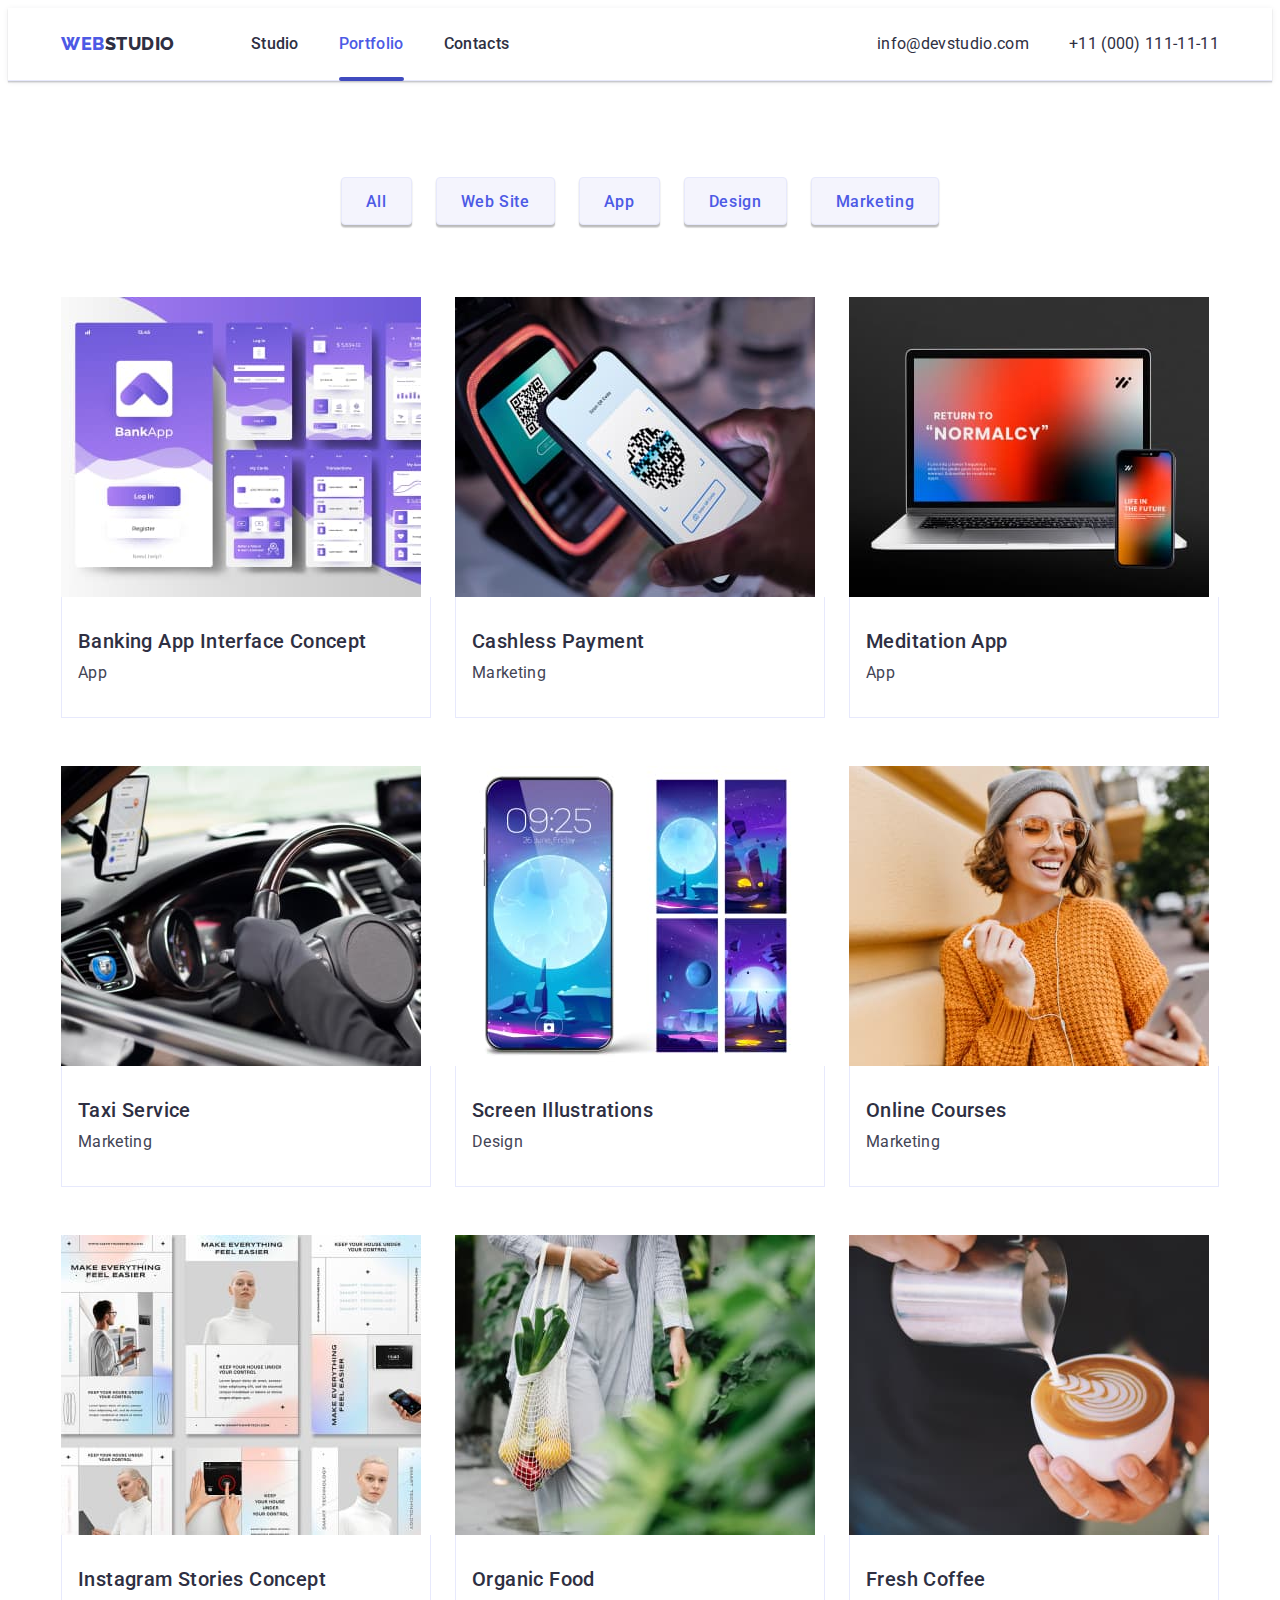
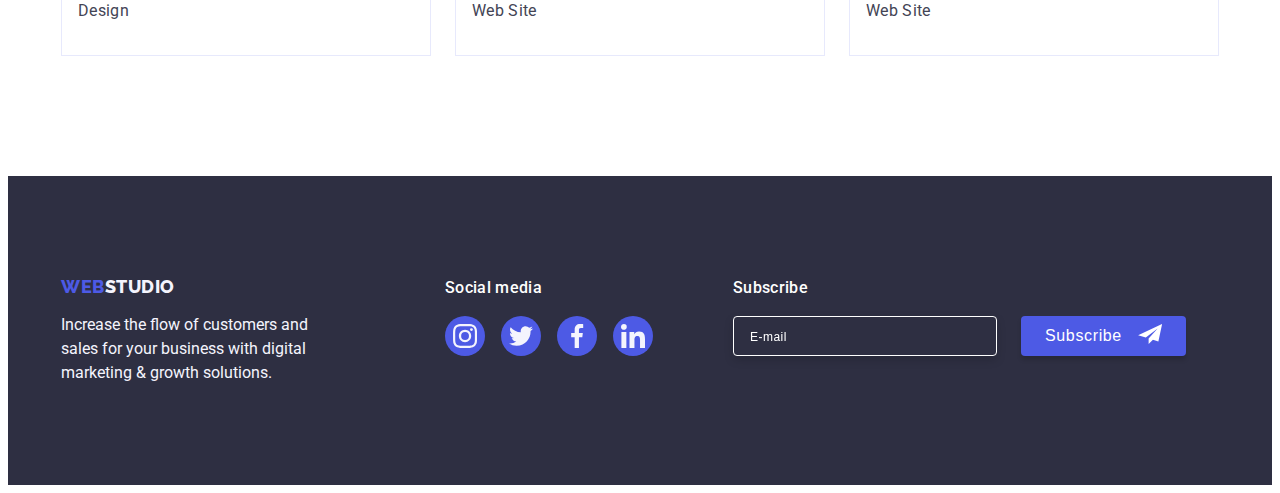
<file: portfolio.html>
<!DOCTYPE html>
<html lang="en">
  <head>
    <meta charset="UTF-8" />
    <meta http-equiv="X-UA-Compatible" content="IE=edge" />
    <meta name="viewport" content="width=device-width, initial-scale=1.0" />
    <title>Portfolio</title>
    <link rel="preconnect" href="https://fonts.googleapis.com" />
    <link rel="preconnect" href="https://fonts.gstatic.com" crossorigin />
    <link
      href="https://fonts.googleapis.com/css2?family=Raleway:wght@800&family=Roboto:wght@400;500;700;900&display=swap"
      rel="stylesheet"
    />
    <link
      rel="stylesheet"
      href="https://cdnjs.cloudflare.com/ajax/libs/modern-normalize/1.1.0/modern-normalize.min.css"
      integrity="sha512-wpPYUAdjBVSE4KJnH1VR1HeZfpl1ub8YT/NKx4PuQ5NmX2tKuGu6U/JRp5y+Y8XG2tV+wKQpNHVUX03MfMFn9Q=="
      crossorigin="anonymous"
      referrerpolicy="no-referrer"
    />
    <link rel="stylesheet" href="./css/styles.css" />
  </head>

  <body>
    <!-- Header -->
    <header class="header">
      <div class="header-container container">
        <nav class="header-logo">
          <a class="header-logo-link header-logo-web link" href="./index.html">
            WEB<span class="header-logo-studio">Studio</span></a
          >
          <ul class="header-container list">
            <li class="header-nav-list">
              <a class="header-link link" href="./index.html">Studio</a>
            </li>
            <li class="header-nav-list">
              <a
                class="header-link header-link-underline link"
                href="./portfolio.html"
                >Portfolio</a
              >
            </li>
            <li class="header-nav-list">
              <a class="header-link link" href="">Contacts</a>
            </li>
          </ul>
        </nav>
        <address class="header-contact">
          <ul class="header-container list">
            <li class="header-nav-list">
              <a class="contact-link link" href="mailto:info@devstudio.com"
                >info@devstudio.com</a
              >
            </li>
            <li class="header-nav-list">
              <a class="contact-link link" href="tel:+110001111111"
                >+11 (000) 111-11-11</a
              >
            </li>
          </ul>
        </address>
      </div>
    </header>
    <main>
      <!-- Navigation -->
      <section class="section-title">
        <div class="container">
          <h1 class="visually-hidden">Title</h1>
          <ul class="list nav-list">
            <li class="nav-list-item">
              <button class="nav-btn nav-btn-text" type="button">All</button>
            </li>
            <li class="nav-list-item">
              <button class="nav-btn nav-btn-text" type="button">
                Web Site
              </button>
            </li>
            <li class="nav-list-item">
              <button class="nav-btn nav-btn-text" type="button">App</button>
            </li>
            <li>
              <button class="nav-btn nav-btn-text" type="button">Design</button>
            </li>
            <li class="nav-list-item">
              <button class="nav-btn nav-btn-text" type="button">
                Marketing
              </button>
            </li>
          </ul>
          <!-- Services -->
          <ul class="services list">
            <li class="services-list">
              <a class="services-link link" href=""
                ><div class="team-list-img-wrapper">
                  <img
                    src="./images/portfolio/banking-app.jpg"
                    alt="Banking App Interface Concept"
                    width="360"
                  />
                  <p class="overlay">
                    14 Stylish and User-Friendly App Design Concepts · Task
                    Manager App · Calorie Tracker App · Exotic Fruit Ecommerce
                    App · Cloud Storage App
                  </p>
                </div>
                <div class="services-container">
                  <h2 class="services-title">Banking App Interface Concept</h2>
                  <p class="services-item">App</p>
                </div></a
              >
            </li>
            <li class="services-list">
              <a class="services-link link" href="">
                <div class="team-list-img-wrapper">
                  <img
                    src="./images/portfolio/cashless-payment.jpg"
                    alt="Cashless Payment"
                    width="360"
                  />
                  <p class="overlay">
                    14 Stylish and User-Friendly App Design Concepts · Task
                    Manager App · Calorie Tracker App · Exotic Fruit Ecommerce
                    App · Cloud Storage App
                  </p>
                </div>
                <div class="services-container">
                  <h2 class="services-title">Cashless Payment</h2>
                  <p class="services-item">Marketing</p>
                </div>
              </a>
            </li>
            <li class="services-list">
              <a class="services-link link" href="">
                <div class="team-list-img-wrapper">
                  <img
                    src="./images/portfolio/meditation-app.jpg"
                    alt="Meditation App"
                    width="360"
                  />
                  <p class="overlay">
                    14 Stylish and User-Friendly App Design Concepts · Task
                    Manager App · Calorie Tracker App · Exotic Fruit Ecommerce
                    App · Cloud Storage App
                  </p>
                </div>

                <div class="services-container">
                  <h2 class="services-title">Meditation App</h2>
                  <p class="services-item">App</p>
                </div>
              </a>
            </li>
            <li class="services-list">
              <a class="services-link link" href="">
                <div class="team-list-img-wrapper">
                  <img
                    src="./images/portfolio/taxi-service.jpg"
                    alt="Taxi Service"
                    width="360"
                  />
                  <p class="overlay">
                    14 Stylish and User-Friendly App Design Concepts · Task
                    Manager App · Calorie Tracker App · Exotic Fruit Ecommerce
                    App · Cloud Storage App
                  </p>
                </div>

                <div class="services-container">
                  <h2 class="services-title">Taxi Service</h2>
                  <p class="services-item">Marketing</p>
                </div>
              </a>
            </li>
            <li class="services-list">
              <a class="services-link link" href="">
                <div class="team-list-img-wrapper">
                  <img
                    src="./images/portfolio/screen-illustrations.jpg"
                    alt="Screen Illustrations"
                    width="360"
                  />
                  <p class="overlay">
                    14 Stylish and User-Friendly App Design Concepts · Task
                    Manager App · Calorie Tracker App · Exotic Fruit Ecommerce
                    App · Cloud Storage App
                  </p>
                </div>

                <div class="services-container">
                  <h2 class="services-title">Screen Illustrations</h2>
                  <p class="services-item">Design</p>
                </div>
              </a>
            </li>
            <li class="services-list">
              <a class="services-link link" href="">
                <div class="team-list-img-wrapper">
                  <img
                    src="./images/portfolio/online-courses.jpg"
                    alt="Online Courses"
                    width="360"
                  />
                  <p class="overlay">
                    14 Stylish and User-Friendly App Design Concepts · Task
                    Manager App · Calorie Tracker App · Exotic Fruit Ecommerce
                    App · Cloud Storage App
                  </p>
                </div>

                <div class="services-container">
                  <h2 class="services-title">Online Courses</h2>
                  <p class="services-item">Marketing</p>
                </div>
              </a>
            </li>
            <li class="services-list">
              <a class="services-link link" href="">
                <div class="team-list-img-wrapper">
                  <img
                    src="./images/portfolio/instagram-stories.jpg"
                    alt="Instagram Stories Concept"
                    width="360"
                  />
                  <p class="overlay">
                    14 Stylish and User-Friendly App Design Concepts · Task
                    Manager App · Calorie Tracker App · Exotic Fruit Ecommerce
                    App · Cloud Storage App
                  </p>
                </div>

                <div class="services-container">
                  <h2 class="services-title">Instagram Stories Concept</h2>
                  <p class="services-item">Design</p>
                </div>
              </a>
            </li>
            <li class="services-list">
              <a class="services-link link" href="">
                <div class="team-list-img-wrapper">
                  <img
                    src="./images/portfolio/organic-food.jpg"
                    alt="Organic Food"
                    width="360"
                  />
                  <p class="overlay">
                    14 Stylish and User-Friendly App Design Concepts · Task
                    Manager App · Calorie Tracker App · Exotic Fruit Ecommerce
                    App · Cloud Storage App
                  </p>
                </div>

                <div class="services-container">
                  <h2 class="services-title">Organic Food</h2>
                  <p class="services-item">Web Site</p>
                </div>
              </a>
            </li>
            <li class="services-list">
              <a class="services-link link" href="">
                <div class="team-list-img-wrapper">
                  <img
                    src="./images/portfolio/fresh-coffee.jpg"
                    alt="Fresh Coffee"
                    width="360"
                  />
                  <p class="overlay">
                    14 Stylish and User-Friendly App Design Concepts · Task
                    Manager App · Calorie Tracker App · Exotic Fruit Ecommerce
                    App · Cloud Storage App
                  </p>
                </div>

                <div class="services-container">
                  <h2 class="services-title">Fresh Coffee</h2>
                  <p class="services-item">Web Site</p>
                </div>
              </a>
            </li>
          </ul>
        </div>
      </section>
    </main>
    <!-- Footer  -->
    <footer class="footer">
      <div class="container footer-container">
        <div class="footer-gap">
          <a class="footer-logo-web link" href="./index.html">
            WEB<span class="footer-logo-studio">Studio</span></a
          >
          <p class="footer-item">
            Increase the flow of customers and sales for your business with
            digital marketing & growth solutions.
          </p>
        </div>
        <div>
          <p class="footer-social">Social media</p>
          <ul class="footer-social-list list">
            <li class="footer-social-list">
              <a
                class="footer-social-link link"
                href=""
                target="_blank"
                rel="noopener noreferrer"
                aria-label="Instagram icon"
              >
                <svg class="style-svg" width="24" height="24">
                  <use href="./images/icons.svg#instagram"></use>
                </svg>
              </a>
            </li>
            <li class="footer-social-list">
              <a
                class="footer-social-link link"
                href=""
                target="_blank"
                rel="noopener noreferrer"
                aria-label="Twitter icon"
              >
                <svg class="style-svg" width="24" height="24">
                  <use href="./images/icons.svg#twitter"></use>
                </svg>
              </a>
            </li>
            <li class="footer-social-list">
              <a
                class="footer-social-link link"
                href=""
                target="_blank"
                rel="noopener noreferrer"
                aria-label="Facebook icon"
              >
                <svg class="style-svg" width="24" height="24">
                  <use href="./images/icons.svg#facebook"></use>
                </svg>
              </a>
            </li>
            <li class="footer-social-list">
              <a
                class="footer-social-link link"
                href=""
                target="_blank"
                rel="noopener noreferrer"
                aria-label="Linkedin icon"
              >
                <svg class="style-svg" width="24" height="24">
                  <use href="./images/icons.svg#linkedin"></use>
                </svg>
              </a>
            </li>
          </ul>
        </div>
        <div class="footer-subscribe">
          <p class="footer-social">Subscribe</p>
          <form class="footer-subscribe-item">
            <input
              type="email"
              name="user-email"
              class="footer-subscribe-input"
              required
              placeholder="E-mail"
              pattern="([a-z0-9_-]+\.)*[a-z0-9_-]+@[a-z0-9_-]+(\.[a-z0-9_-]+)*\.[a-z]{2,6}"
            />
            <button
              class="footer-btn-text footer-btn"
              type="button"
              data-modal-open
            >
              Subscribe
              <svg class="footer-svg" width="24" height="20">
                <use href="./images/icons.svg#icon-send"></use>
              </svg>
            </button>
          </form>
        </div>
      </div>
    </footer>
  </body>
</html>
</file>
<file: css/styles.css>
:root {
  --accent-color: #2e2f42;
  --logo-color: #4d5ae5;
  --main-portfolio-color: #f4f4fd;
  --main-portfolio-background-color: #f4f4fd;
  --customers-icon-color: #8e8f99;
  --transition-dur-and-func: background-color 250ms cubic-bezier(0.4, 0, 0.2, 1);
}

body {
  font-family: "Roboto", sans-serif;
  background-color: #ffffff;
  color: #434455;
}

/**
  |============================
  | Base styles
  |============================
*/
h1,
h2,
h3,
h4,
h5,
p {
  margin-top: 0;
  margin-bottom: 0;
}
ul,
ol {
  list-style: none;
  margin: 0;
  padding-left: 0;
}

img {
  display: block;
  max-width: 100%;
  height: auto;
}
button {
  cursor: pointer;
  border: none;
  border-radius: 4px;
}

.list {
  list-style: none;
  padding: 0;
  margin: 0;
}
.section {
  padding-bottom: 120px;
  padding-top: 120px;
}
@media screen and (max-width: 768px) {
  .section {
    padding-bottom: 96px;
    padding-top: 96px;
  }
}
.link {
  color: inherit;
  text-decoration: none;
}

a {
  text-decoration: none;
}
.container {
  padding-left: 16px;
  padding-right: 16px;
}

@media screen and (min-width: 428px) {
  .container {
    width: 428px;
    margin-right: auto;
    margin-left: auto;
  }
}
@media screen and (min-width: 768px) {
  .container {
    width: 768px;
  }
}
@media screen and (min-width: 1158px) {
  .container {
    width: 1158px;
  }
}
@media screen and (max-width: 1157.8px) {
  .work {
    padding-top: 0;
    padding-bottom: 0;
  }
}
.work {
  padding-top: 0;
}
/**
  |============================
  | Header styles
  |============================
*/
.header {
  background: #ffffff;
  border-bottom: 1px solid #e7e9fc;
  box-shadow: 0px 2px 1px rgba(46, 47, 66, 0.08),
    0px 1px 1px rgba(46, 47, 66, 0.16), 0px 1px 6px rgba(46, 47, 66, 0.08);
}
.header-container {
  display: flex;
  align-items: center;
  text-align: center;
}
.header-logo {
  display: flex;
  align-items: center;
  margin-right: auto;
}
.header-logo-link {
  justify-content: space-between;
}
.header-logo-web {
  font-family: "Raleway", sans-serif;
  font-weight: 800;
  font-size: 18px;
  line-height: 1.17;
  letter-spacing: 0.03em;
  text-transform: uppercase;
  color: var(--logo-color);
}
.header-logo-studio {
  color: var(--accent-color);
}
.menu-toggle {
  min-height: 40px;
  min-width: 40px;
  align-items: center;
  margin: 0;
  padding: 0;
  background-color: transparent;
  cursor: pointer;
  border: none;
  border-radius: 50%;
  outline: none;
}
.menu-toggle:hover,
.menu-toggle:focus {
  background-color: rgba(0, 0, 0, 0.1);
}
@media screen and (min-width: 768px) {
  .menu-toggle {
    display: none;
  }
  .header-logo-link {
    margin-right: 76px;
  }

  .header-nav-list {
    font-weight: 400;
    font-size: 16px;
    line-height: 1.5;
    letter-spacing: 0.02em;
    color: var(--accent-color);
    display: flex;
    align-items: center;
    transition: var(--transition-dur-and-func);
  }

  .header-nav-list:not(:last-child) {
    margin-right: 40px;
  }

  .header-link {
    position: relative;
    padding: 24px 0;
    font-weight: 500;
    transition: color 250ms cubic-bezier(0.4, 0, 0.2, 1);
  }
  .header-link-underline {
    color: var(--logo-color);
    position: relative;
  }
  .header-link-underline::after {
    content: "";
    position: absolute;
    left: 0;
    bottom: -1px;
    display: block;
    width: 100%;
    height: 4px;
    background-color: #404bbf;
    border-radius: 2px;
    transition: color 250ms cubic-bezier(0.4, 0, 0.2, 1);
  }

  .header-link:hover,
  .header-link:focus {
    color: #404bbf;
  }

  .header-contact {
    font-style: normal;
    font-weight: 400;
    font-size: 16px;
    line-height: 1.5;
    letter-spacing: 0.02em;
    color: #434455;
    display: flex;
    align-items: center;
    margin-right: 0;
  }

  .contact-link {
    font-weight: 400;
    transition: color 250ms cubic-bezier(0.4, 0, 0.2, 1);
  }
  .contact-link:hover,
  .contact-link:focus {
    color: #404bbf;
  }
}
@media screen and (max-width: 767.8px) {
  .header-link {
    display: none;
  }
  .contact-link {
    display: none;
  }
  .header-logo {
    display: flex;
    align-items: center;
    justify-content: space-between;
  }

  .header-logo-link {
    padding-top: 25px;
    padding-bottom: 25px;
    display: flex;
    justify-content: space-between;
  }
  .mobile-menu-open-icon {
    display: flex;
    align-items: center;
    margin-right: 0;
  }
}

@media screen and (min-width: 1158px) {
  .header-contact {
    display: flex;
    align-items: center;
  }
  .header-container-contact {
    display: flex;
    align-items: center;
    text-align: center;
  }
}

@media screen and (min-width: 768px) and (max-width: 1157.8px) {
  .header-container-contact {
    display: flex;
    flex-direction: column;
    gap: 12px;
  }
  .contact-link {
    font-size: 12px;
  }
}

/**
  |============================
  | Menu container
  |============================
*/

.menu-container {
  position: fixed;
  width: 100%;
  height: 100%;
  top: 0;
  left: 0;
  background: #ffffff;
  z-index: 999;
  display: flex;
  flex-direction: column;
  padding: 40px;
  padding-top: 80px;
  box-shadow: 0px 2px 1px rgba(46, 47, 66, 0.08),
    0px 1px 1px rgba(46, 47, 66, 0.16), 0px 1px 6px rgba(46, 47, 66, 0.08);

  transform: translateX(100%);
  transition: transform 250ms ease-in-out;
}

.menu-container.is-open {
  transform: translateX(0);
}

.menu-container .menu-toggle {
  position: absolute;
  top: 16px;
  right: 16px;
}

.mobile-menu {
  margin-bottom: auto;
  list-style: none;
  font-weight: 700;
  font-size: 36px;
  line-height: 1.1;
  letter-spacing: 0.02em;
  text-transform: capitalize;
  color: #2e2f42;
}
.mobile-menu-color {
  color: #404bbf;
}
.mobile-menu-link:hover,
.mobile-menu-link:focus {
  color: #404bbf;
}
.mobile-menu .link {
  display: block;
  padding: 10px;
  text-decoration: none;
}
.mobile-socials {
  display: flex;
  gap: 35px;
}

.mobile-social-list {
  display: flex;
  flex-direction: row;
  justify-content: center;
  align-items: center;
  padding: 0px;
  gap: 16px;
}

.mobile-social-link {
  display: flex;
  align-items: center;
  justify-content: center;
  width: 40px;
  height: 40px;
  background-color: var(--logo-color);
  border-radius: 50%;
  color: var(--main-portfolio-background-color);
  transition: var(--transition-dur-and-func);
}
.mobile-social-link:hover,
.mobile-social-link:focus {
  background-color: #31d0aa;
}

.mobile-contacts {
  margin-bottom: 24px;
}
.mobile-contacts-tel {
  display: flex;
  font-weight: 700;
  font-size: 36px;
  line-height: 1.1;
  letter-spacing: 0.02em;
  color: #4d5ae5;
  margin-bottom: 40px;
}
.mobile-contacts-mailto {
  display: flex;
  font-weight: 500;
  font-size: 20px;
  line-height: 1.2;
  letter-spacing: 0.02em;
  color: #434455;
  padding-bottom: 48px;
}

/**
  |============================
  | Hero styles
  |============================
*/
.hero {
  background-color: var(--accent-color);
  max-width: 428px;
  height: 432px;
  margin-right: auto;
  margin-left: auto;
  padding: 112px 0;
  background-image: linear-gradient(
      rgba(46, 47, 66, 0.7),
      rgba(46, 47, 66, 0.7)
    ),
    url(../images/img-name-mobile.jpg);
  background-position: center;
  background-repeat: no-repeat;
  background-size: cover;
}

@media screen and (min-device-pixel-ratio) and (max-width: 767px),
  screen and (min-resolution: 192dpi) and (max-width: 767px),
  screen and (min-resolution: 2dppx) and (max-width: 767px) {
  .hero {
    background-image: linear-gradient(
        rgba(46, 47, 66, 0.7),
        rgba(46, 47, 66, 0.7)
      ),
      url(../images/img-name@2x-mobile.jpg);
  }
}

.hero-title {
  max-width: 496px;
  font-weight: 700;
  margin: auto;
  margin-bottom: 48px;
  font-size: 36px;
  line-height: 1.1;
  text-align: center;
  letter-spacing: 0.02em;
  color: #ffffff;
}

.hero-btn {
  font-family: "Roboto", sans-serif;
  letter-spacing: 0.04em;
  color: var(--logo-color);
  background-color: var(--logo-color);
  margin: auto;
  display: block;
  height: 56px;
  min-width: 169px;
  box-shadow: 0px 4px 4px rgba(0, 0, 0, 0.15);
  transition: var(--transition-dur-and-func);
}

.hero-btn-text {
  font-weight: 500;
  font-size: 16px;
  line-height: 1.5;
  color: #ffffff;
}

.hero-btn:hover,
.hero-btn:focus {
  background: #404bbf;
}
@media screen and (min-width: 768px) {
  .hero {
    max-width: 768px;
    height: 436px;

    background-image: linear-gradient(
        rgba(46, 47, 66, 0.7),
        rgba(46, 47, 66, 0.7)
      ),
      url(../images/img-name-tablet.jpg);
  }
  .hero-title {
    font-size: 56px;
    line-height: 1.07;
  }
}

@media screen and (min-device-pixel-ratio) and (min-width: 768px),
  screen and (min-resolution: 192dpi) and (min-width: 768px),
  screen and (min-resolution: 2dppx) and (min-width: 768px) {
  .hero {
    background-image: linear-gradient(
        rgba(46, 47, 66, 0.7),
        rgba(46, 47, 66, 0.7)
      ),
      url(../images/img-name@2x-tablet.jpg);
  }
}

@media screen and (min-width: 1158px) {
  .hero {
    max-width: 1440px;
    height: 600px;
    padding: 188px 0;
    background-image: linear-gradient(
        rgba(46, 47, 66, 0.7),
        rgba(46, 47, 66, 0.7)
      ),
      url(../images/img-name-desktop.jpg);
  }
}

@media screen and (min-device-pixel-ratio) and (min-width: 1158px),
  screen and (min-resolution: 192dpi) and (min-width: 1158px),
  screen and (min-resolution: 2dppx) and (min-width: 1158px) {
  .hero {
    background-image: linear-gradient(
        rgba(46, 47, 66, 0.7),
        rgba(46, 47, 66, 0.7)
      ),
      url(../images/img-name@2x-desktop.jpg);
  }
}
/**
  |============================
  | Benefits styles
  |============================
*/

.visually-hidden {
  position: absolute;
  width: 1px;
  height: 1px;
  margin: -1px;
  border: 0;
  padding: 0;
  white-space: nowrap;
  clip-path: inset(100%);
  clip: rect(0 0 0 0);
  overflow: hidden;
}
@media screen and (max-width: 767.8px) {
  .benefist-list-item:not(:last-child) {
    margin-bottom: 72px;
  }
  .benefist {
    text-align: center;
  }
}

@media screen and (max-width: 1158px) {
  .benefist-icon {
    display: none;
  }
  .benefist {
    margin-bottom: 8px;
    font-weight: 700;
    font-size: 36px;
    line-height: 1.1;
    letter-spacing: 0.02em;
    color: var(--accent-color);
  }

  .benefist-item {
    font-style: normal;
    font-weight: 500;
    font-size: 16px;
    line-height: 1.5;
    letter-spacing: 0.02em;
    color: #434455;
  }
}

@media screen and (min-width: 768px) {
  .benefist-list {
    display: flex;
    flex-wrap: wrap;
    column-gap: 24px;
    row-gap: 72px;
  }
  .benefist-list-item {
    margin-bottom: 0;
    width: calc((100% - 72px) / 2);
  }
}

@media screen and (min-width: 1158px) {
  .benefist {
    font-style: normal;
    font-weight: 500;
    font-size: 20px;
    line-height: 1.2;
    margin-bottom: 8px;
  }
  .benefist-icon {
    display: flex;
    background: var(--main-portfolio-background-color);
    height: 112px;
    justify-content: center;
    align-items: center;
    border-radius: 4px;
    margin-bottom: 8px;
  }
  .benefist-list {
    display: flex;
    justify-content: space-between;
    gap: 24px;
  }
  .benefist-list-item {
    width: calc((100% - 72px) / 4);
  }

  .benefist-item {
    font-style: normal;
    font-weight: 400;
    font-size: 16px;
    line-height: 1.5;
    letter-spacing: 0.02em;
    color: #434455;
  }
}

/**
  |============================
  | Function styles
  |============================
*/
@media screen and (max-width: 1158px) {
  .function-item {
    display: none;
  }

  .function-list {
    display: none;
  }
}

@media screen and (min-width: 1158px) {
  .function {
    padding-top: 0;
  }
  .function-item {
    font-weight: 700;
    font-size: 36px;
    line-height: 1.11;
    text-align: center;
    letter-spacing: 0.02em;
    text-transform: capitalize;
    color: var(--accent-color);
    margin-bottom: 72px;
  }
  .function-list {
    display: flex;
  }

  .function-list-item:not(:last-child) {
    margin-right: 24px;
  }
}

/**
  |============================
  | Team styles
  |============================
*/
@media screen and (max-width: 767px) {
  .team {
    padding-left: 16px;
    padding-right: 16px;
  }
  .team-item:not(:last-child) {
    margin-bottom: 72px;
  }
}
.team {
  background-color: var(--main-portfolio-background-color);
}
.team-item {
  max-width: 264px;
  margin-left: auto;
  margin-right: auto;
  background-color: #ffffff;
  border-radius: 0px 0px 4px 4px;
  box-shadow: 0px 1px 6px rgba(46, 47, 66, 0.08),
    0px 1px 1px rgba(46, 47, 66, 0.16), 0px 2px 1px rgba(46, 47, 66, 0.08);
}

.team-item-list {
  text-align: center;
  padding: 32px 0;
}

.team-header {
  font-weight: 700;
  font-size: 36px;
  line-height: 1.11;
  text-align: center;
  letter-spacing: 0.02em;
  text-transform: capitalize;
  color: var(--accent-color);
  margin-bottom: 72px;
}

.team-list {
  font-weight: 500;
  font-size: 20px;
  line-height: 1.2;
  letter-spacing: 0.02em;
  color: var(--accent-color);
  margin-bottom: 8px;
}
.team-list-item {
  font-weight: 400;
  font-size: 16px;
  line-height: 1.5;
  letter-spacing: 0.02em;
  background-color: #ffffff;
  color: #434455;
  margin: 0;
  margin-bottom: 8px;
}

.socials {
  display: flex;
  flex-direction: row;
  justify-content: center;
  align-items: center;
  padding: 0px;
  gap: 24px;
}

.socials-link {
  display: flex;
  align-items: center;
  justify-content: center;
  width: 40px;
  height: 40px;
  background-color: var(--logo-color);
  border-radius: 50%;
  color: var(--main-portfolio-background-color);
  transition: var(--transition-dur-and-func);
}
.socials-icon {
  fill: currentColor;
}
.socials-link:hover,
.socials-link:focus {
  background: #404bbf;
}

@media screen and (min-width: 768px) {
  .team-flex {
    display: flex;
    align-items: center;
    flex-wrap: wrap;
    justify-content: center;
    row-gap: 64px;
    column-gap: 24px;
  }

  .team-item {
    margin-left: 0;
    margin-right: 0;
  }
}
@media screen and (min-width: 1158px) {
  .team-item {
    flex-basis: calc((100% - 3 * 24px) / 4);
  }
}

/**
  |============================
  | Customers
  |============================
*/
.customers-header {
  font-weight: 700;
  font-size: 36px;
  line-height: 1.11;
  text-align: center;
  letter-spacing: 0.02em;
  text-transform: capitalize;
  color: var(--accent-color);
  margin-bottom: 72px;
  line-height: 1.1;
}

.customers-link {
  width: 190px;
  height: 88px;
  border: 1px solid #8e8f99;
  border-radius: 4px;
  display: flex;
  align-items: center;
  justify-content: center;
  color: var(--customers-icon-color);
  transition: border-color 250ms cubic-bezier(0.4, 0, 0.2, 1),
    color 250ms cubic-bezier(0.4, 0, 0.2, 1);
}

.color-svg {
  fill: currentColor;
}
.customers-link:hover,
.customers-link:focus {
  border-color: #404bbf;
  color: #404bbf;
}
@media screen and (max-width: 767px) {
  .customers-item {
    display: flex;
    align-items: center;
    justify-content: center;
    flex-wrap: wrap;
    row-gap: 72px;
    column-gap: 16px;
  }
  .customers-list {
    flex-basis: calc((100% - 16px) / 2);
  }
}

@media screen and (min-width: 768px) {
  .customers-item {
    display: flex;
    flex-wrap: wrap;
    row-gap: 72px;
    column-gap: 24px;
    justify-content: center;
  }

  .customers-link {
    width: 168px;
  }
}
@media screen and (min-width: 1158px) {
  .customers-item {
    margin-top: 72px;
    display: flex;
    flex-wrap: nowrap;
    justify-content: center;
    align-items: center;
    gap: 24px;
  }
}

/**
|============================
| Footer styles
|============================
*/

.footer {
  background: var(--accent-color);
  padding: 100px 0;
}

.logo-link {
  display: block;
  margin-bottom: 16px;
}

.footer-logo-studio {
  font-family: "Raleway", sans-serif;
  font-weight: 800;
  font-size: 18px;
  line-height: 1.17;
  letter-spacing: 0.03em;
  text-transform: uppercase;
  color: var(--main-portfolio-color);
}
.footer-logo-web {
  font-family: "Raleway", sans-serif;
  font-weight: 800;
  font-size: 18px;
  line-height: 1.17;
  letter-spacing: 0.03em;
  text-transform: uppercase;
  color: var(--logo-color);
  display: inline-block;
  margin-bottom: 16px;
  display: block;
  text-align: center;
}

.footer-item {
  font-weight: 400;
  font-size: 16px;
  line-height: 1.5;
  color: var(--main-portfolio-color);
  width: 264px;
}
.footer-social {
  font-style: normal;
  font-weight: 500;
  font-size: 16px;
  line-height: 1.5;
  letter-spacing: 0.02em;
  color: #ffffff;
  margin-bottom: 16px;
}

.footer-social-list {
  display: flex;
  flex-direction: row;
  justify-content: center;
  align-items: center;
  padding: 0px;
  gap: 16px;
}

.footer-social-link {
  display: flex;
  align-items: center;
  justify-content: center;
  width: 40px;
  height: 40px;
  background-color: var(--logo-color);
  border-radius: 50%;
  color: var(--main-portfolio-background-color);
  transition: var(--transition-dur-and-func);
}

.style-svg {
  fill: #f4f4fd;
}

.footer-social-link:hover,
.footer-social-link:focus {
  background-color: #31d0aa;
}

.footer-subscribe {
  margin-left: 80px;
}

.footer-subscribe-input {
  width: 264px;
  height: 40px;
  border-radius: 4px;
  padding-left: 16px;
  margin-bottom: 16px;
  transition: border-color 250ms cubic-bezier(0.4, 0, 0.2, 1),
    color 250ms cubic-bezier(0.4, 0, 0.2, 1);
  box-sizing: border-box;
  position: relative;
  border: 1px solid #ffffff;
  filter: drop-shadow(0px 4px 4px rgba(0, 0, 0, 0.15));
  background-color: var(--accent-color);
}

.footer-subscribe-input::placeholder {
  font-weight: 400;
  font-style: normal;
  font-size: 12px;
  line-height: 2;
  letter-spacing: 0.04em;
  color: #ffffff;
  caret-color: #ffffff;
}

.footer-subscribe-input:not(:placeholder-shown) {
  color: #ffffff;
}

.footer-btn {
  display: flex;
  letter-spacing: 0.04em;
  background-color: var(--logo-color);
  height: 40px;
  min-width: 165px;
  box-shadow: 0px 4px 4px rgba(0, 0, 0, 0.15);
  transition: var(--transition-dur-and-func);
  padding: 8px 24px;
  border-radius: 4px;
  margin-left: 24px;
}
.footer-btn:hover,
.footer-btn:focus {
  background: #404bbf;
}
.footer-btn-text {
  font-weight: 500;
  font-size: 16px;
  line-height: 1.5;
  color: #ffffff;
}
.footer-svg {
  fill: currentColor;
  margin-left: 16px;
}

@media screen and (max-width: 767px) {
  .footer {
    padding-top: 96px;
    padding-bottom: 96px;
  }

  .footer-item {
    width: 264px;
    margin-left: auto;
    margin-right: auto;
    margin-bottom: 72px;
  }
  .social-media {
    margin-bottom: 72px;
    margin-left: auto;
    margin-right: auto;
  }
  .footer-social {
    text-align: center;
  }

  .footer-item {
    width: 264px;
    margin-left: auto;
    margin-right: auto;
    margin-bottom: 72px;
  }
  .footer-subscribe {
    margin-left: 0;
    text-align: center;
  }
  .footer-btn {
    margin: 0 auto;
  }
  .footer-subscribe-input {
    min-width: 100%;
  }
}

@media screen and (min-width: 768px) and (max-width: 1157.9px) {
  .footer-container {
    display: flex;
    align-items: baseline;
    flex-wrap: wrap;
    row-gap: 72px;
    column-gap: 24px;
    max-width: 540px;
  }
  .footer-subscribe {
    margin-left: 0;
  }
}

@media screen and (min-width: 768px) {
  .footer-logo-web {
    margin-right: 76px;
    text-align: start;
  }
  .footer-item {
    width: 264px;
  }
  .footer-subscribe-item {
    display: flex;
  }
}

@media screen and (min-width: 1158px) {
  .footer-container {
    display: flex;
    align-items: baseline;
    flex-wrap: nowrap;
  }
  .footer-gap {
    margin-right: 120px;
  }
}

/**
  |============================
  | Navigation
  |============================
*/

.section-title {
  padding: 96px 0 120px;
}
.nav-list {
  display: flex;
  justify-content: center;
  column-gap: 24px;
  gap: 24px;
  margin-bottom: 72px;
}

.nav-list-item {
  transition: box-shadow 250ms cubic-bezier(0.4, 0, 0.2, 1);
}
.nav-btn {
  background-color: var(--main-portfolio-background-color);
  height: 48px;
  padding: 12px 24px;
  border: 1px solid #e7e9fc;
  box-shadow: 0px 3px 1px rgba(0, 0, 0, 0.1), 0px 2px 1px rgba(0, 0, 0, 0.08),
    0px 2px 2px rgba(0, 0, 0, 0.12);
  transition: color 250ms cubic-bezier(0.4, 0, 0.2, 1),
    background-color 250ms cubic-bezier(0.4, 0, 0.2, 1),
    border-color 250ms cubic-bezier(0.4, 0, 0.2, 1),
    box-shadow 250ms cubic-bezier(0.4, 0, 0.2, 1);
}

.nav-btn-text {
  font-family: "Roboto", sans-serif;
  font-weight: 500;
  font-size: 16px;
  line-height: 1.5;
  letter-spacing: 0.04em;
  color: var(--logo-color);
}

.nav-btn:hover,
.nav-btn:focus {
  border: 1px solid transparent;
  color: #ffffff;
  background: #404bbf;
}

/**
  |============================
  | Services
  |============================
*/
.services {
  display: flex;
  flex-wrap: wrap;
  column-gap: 24px;
  row-gap: 48px;
}

.services-list {
  column-gap: 24px;
  width: calc((100% - 48px) / 3);
  display: block;
}
.services-title {
  font-weight: 500;
  font-size: 20px;
  line-height: 1.2;
  letter-spacing: 0.02em;
  color: var(--accent-color);
  margin-bottom: 8px;
}

.services-item {
  font-weight: 400;
  font-size: 16px;
  line-height: 1.5;
  letter-spacing: 0.02em;
  color: #434455;
  margin: 0;
}

.services-container {
  padding: 32px 16px;
  border: 1px solid #e7e9fc;
  border-top: none;
}
.services-link {
  display: block;
  transition: box-shadow 250ms cubic-bezier(0.4, 0, 0.2, 1);
}
.services-link:hover,
.services-link:focus {
  box-shadow: 0px 1px 6px rgba(46, 47, 66, 0.08),
    0px 1px 1px rgba(46, 47, 66, 0.16), 0px 2px 1px rgba(46, 47, 66, 0.08);
}

.team-list-img-wrapper {
  position: relative;
  overflow: hidden;
}
.overlay {
  position: absolute;
  left: 0;
  top: 0;
  width: 100%;
  height: 100%;
  overflow: auto;
  transform: translate(0, 100%);
  transition: transform 250ms cubic-bezier(0.4, 0, 0.2, 1);
  font-size: 16px;
  line-height: 1.5;
  color: var(--main-portfolio-background-color);
  padding: 40px 32px;
  background-color: var(--logo-color);
  letter-spacing: 0.02em;
}
.services-link:hover .overlay,
.services-link:focus .overlay {
  transform: translate(0, 0);
}
/**
  |============================
  | Modal window
  |============================
*/
.backdrop {
  position: fixed;
  top: 0;
  left: 0;
  z-index: 100;
  width: 100%;
  height: 100%;
  background-color: rgba(46, 47, 66, 0.4);
  transition: opacity 250ms cubic-bezier(0.4, 0, 0.2, 1),
    visibility 250ms cubic-bezier(0.4, 0, 0.2, 1);
}

.backdrop.is-hidden {
  opacity: 0;
  visibility: hidden;
  pointer-events: none;
}
.modal {
  width: 95%;
  max-width: 392px;
  height: 95%;
  max-height: 584px;
  overflow: scroll;
  position: absolute;
  top: 50%;
  left: 50%;
  transform: translate(-50%, -50%);
  background-color: #fcfcfc;
  border-radius: 4px;
  padding: 72px 24px 24px;
  box-shadow: 0px 1px 1px rgba(0, 0, 0, 0.14), 0px 1px 3px rgba(0, 0, 0, 0.12),
    0px 2px 1px rgba(0, 0, 0, 0.2);

  transition: transform 250ms cubic-bezier(0.4, 0, 0.2, 1);
}
.modal-close-btn-icon {
  transition: fill 250ms cubic-bezier(0.4, 0, 0.2, 1);
}

.modal-close-btn {
  position: absolute;
  top: 24px;
  right: 24px;
  display: flex;
  justify-content: center;
  align-items: center;
  width: 24px;
  height: 24px;
  border-radius: 50%;
  background: #e7e9fc;
  border: 1px solid rgba(0, 0, 0, 0.1);
  padding: 0;
  transition: background-color 250ms cubic-bezier(0.4, 0, 0.2, 1),
    border 250ms cubic-bezier(0.4, 0, 0.2, 1);
}

.modal-close-btn:hover,
.modal-close-btn:focus {
  background-color: #404bbf;
  fill: #ffffff;
  border: none;
}

@media screen and (min-width: 768px) {
  .modal {
    overflow: visible;
  }
}

/**
  |============================
  | Modal-form
  |============================
*/
.modal-name {
  font-weight: 500;
  text-align: center;
  letter-spacing: 0.02em;
  margin-bottom: 16px;
}

.modal-form {
  display: flex;
  flex-direction: column;
}
.modal-form-input {
  width: 100%;
  height: 40px;
  border: 1px solid rgba(46, 47, 66, 0.4);
  border-radius: 4px;
  padding-left: 42px;
  transition: border-color 250ms cubic-bezier(0.4, 0, 0.2, 1),
    color 250ms cubic-bezier(0.4, 0, 0.2, 1);
}

.modal-form-input:focus {
  outline: none;
  border-color: var(--logo-color);
}
.modal-form-input-desc {
  display: block;
  font-size: 12px;
  line-height: 1.17;
  letter-spacing: 0.04em;
  color: #8e8f99;
  margin-bottom: 4px;
  font-weight: 400;
  transition: border-color 250ms cubic-bezier(0.4, 0, 0.2, 1),
    color 250ms cubic-bezier(0.4, 0, 0.2, 1);
}

.modal-form-field {
  margin-bottom: 8px;
}

.modal-form-textarea {
  margin-bottom: 16px;
}
.modal-form-input-icon {
  position: absolute;
  top: 50%;
  left: 12px;
  transform: translate(0, -50%);
  display: block;
  width: 18px;
  height: 18px;
  transition: fill 250ms cubic-bezier(0.4, 0, 0.2, 1);
}

.modal-form-input-wrapper {
  display: flex;
  position: relative;
}

.modal-form-input:focus + .modal-form-input-icon {
  fill: var(--logo-color);
}
.modal-for-comment {
  resize: none;
  width: 100%;
  height: 120px;
  padding: 10px 16px;
  border-radius: 4px;
  border: 1px solid rgba(46, 47, 66, 0.4);
  transition: border-color 250ms cubic-bezier(0.4, 0, 0.2, 1),
    color 250ms cubic-bezier(0.4, 0, 0.2, 1);
}

.modal-for-comment::placeholder {
  font-weight: 400;
  font-size: 12px;
  line-height: 1.17;
  letter-spacing: 0.04em;
  color: rgba(46, 47, 66, 0.4);
}
.modal-for-comment:focus {
  outline: none;
  border-color: var(--logo-color);
}
.modal-form-check-deck {
  display: flex;
  font-size: 12px;
  align-items: center;
  margin-bottom: 24px;
}
.modal-form-check-deck::before {
  display: block;
  content: "";
  width: 16px;
  height: 16px;
  border: 1px solid rgba(46, 47, 66, 0.4);
  cursor: pointer;
  border-radius: 4px;
  margin-right: 8px;
}
.modal-form-check:checked + .modal-form-check-deck::before {
  background-color: var(--logo-color);
  background-image: url(../images/vector.svg);
  background-repeat: no-repeat;
  background-position: center;
}

.modal-form-submit {
  font-family: "Roboto", sans-serif;
  letter-spacing: 0.04em;
  color: #ffffff;
  background-color: var(--logo-color);
  margin: auto;
  display: block;
  height: 56px;
  min-width: 169px;
  box-shadow: 0px 4px 4px rgba(0, 0, 0, 0.15);
  transition: var(--transition-dur-and-func);
}

.modal-form-submit:hover,
.modal-form-submit:focus {
  background: #404bbf;
}
.modal-link {
  text-decoration: underline;
  color: var(--logo-color);
}
</file>
